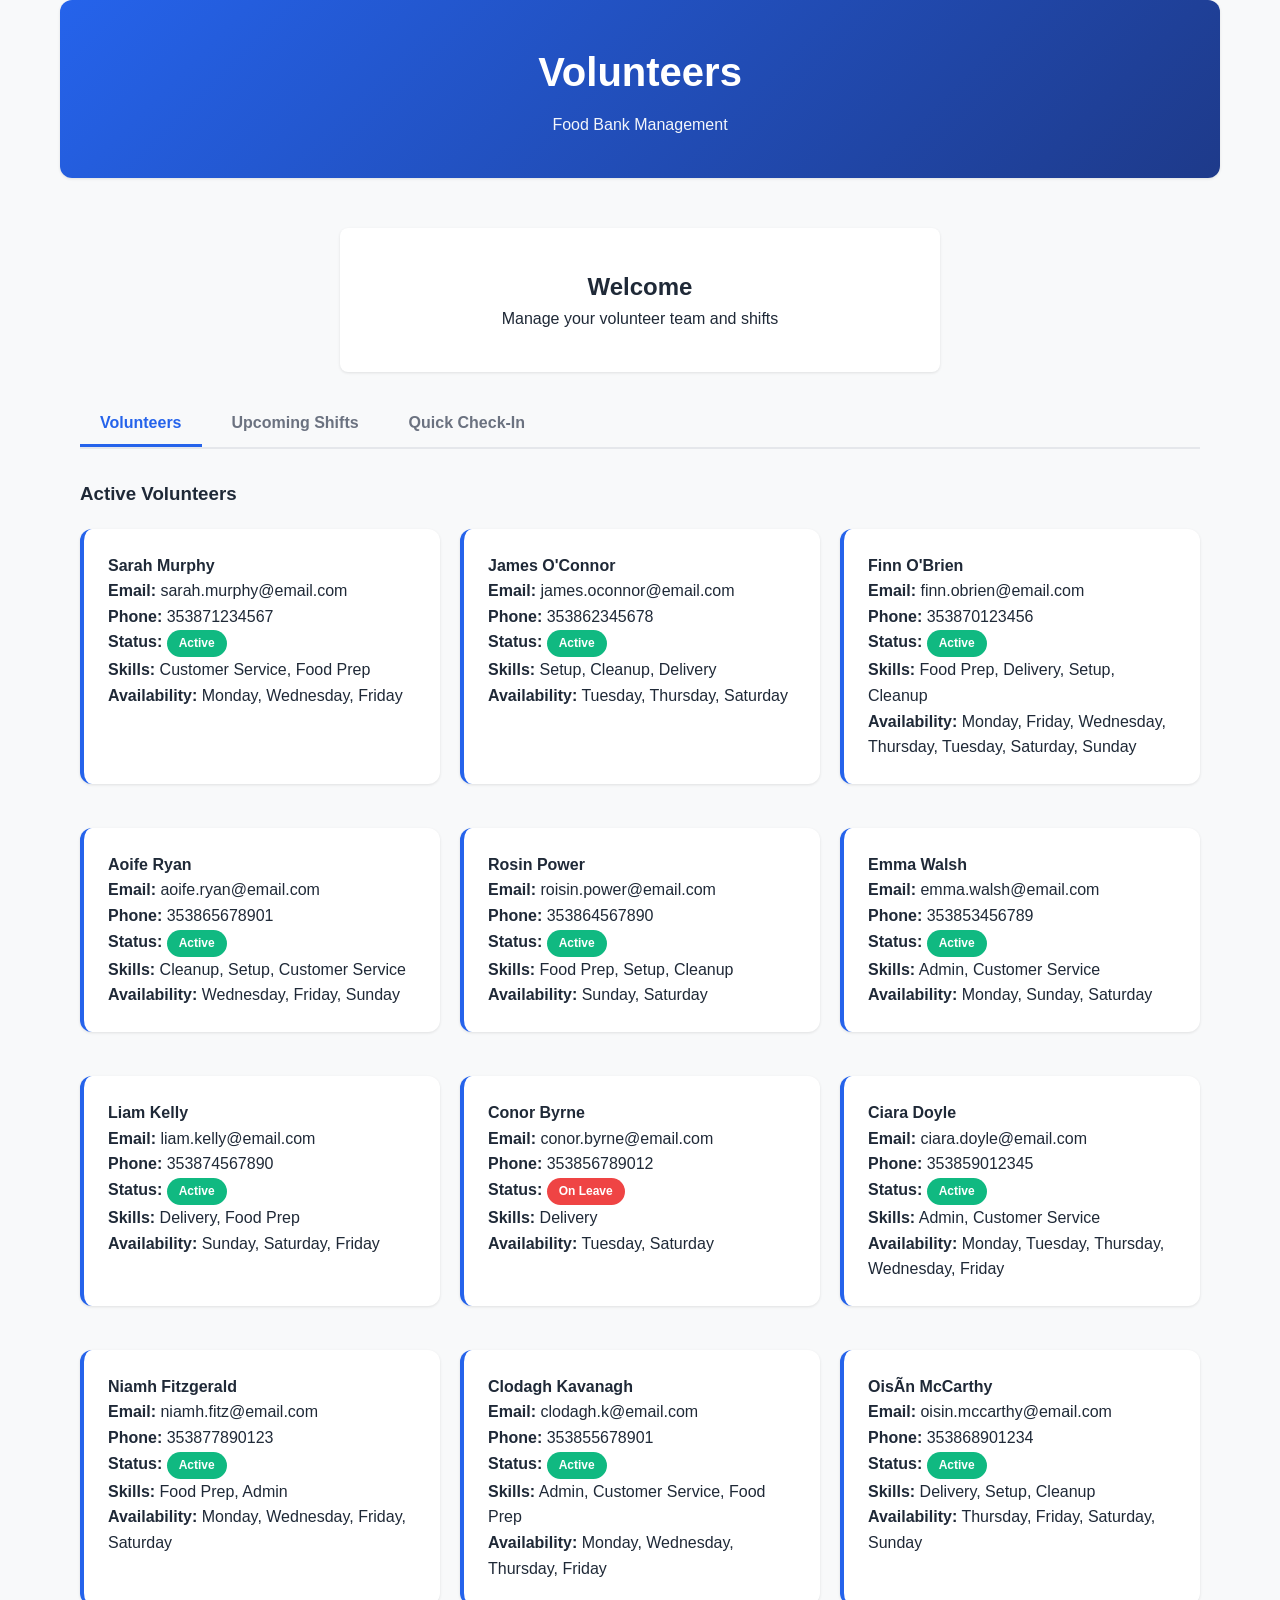
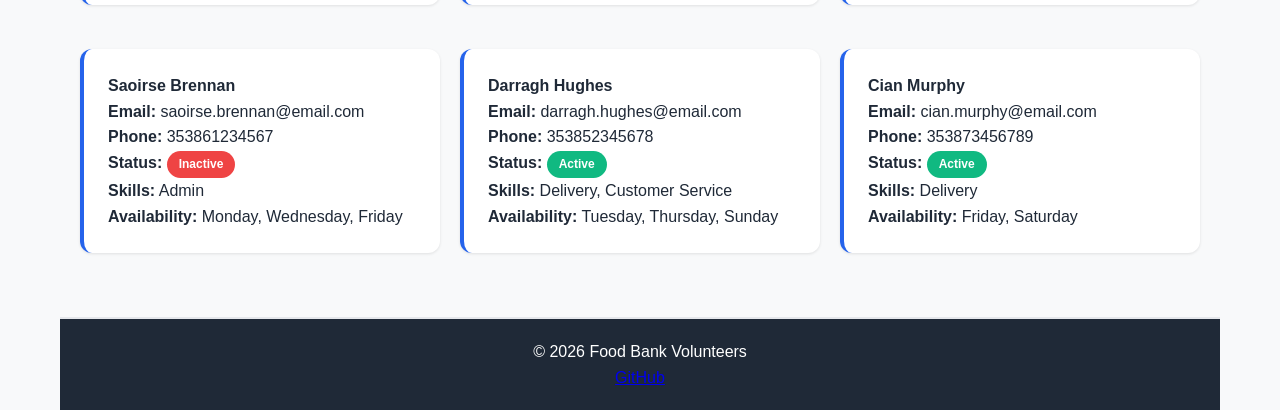
<file: docs/index.html>
<!DOCTYPE html>
<html lang="en">
<head>
    <meta charset="UTF-8">
    <meta name="viewport" content="width=device-width, initial-scale=1.0">
    <meta http-equiv="Content-Security-Policy" content="default-src 'self'; base-uri 'self'; object-src 'none'; frame-ancestors 'none'; form-action 'none'; script-src 'self'; style-src 'self' 'unsafe-inline'; img-src 'self' data:; connect-src 'self' https://*.functions.supabase.co https://*.supabase.co; upgrade-insecure-requests">
    <meta name="referrer" content="no-referrer">
    <title>Food Bank Volunteers</title>
    <link rel="stylesheet" href="./web/static/css/style.css">
</head>
<body>
    <div class="container">
        <header>
            <h1>Volunteers</h1>
            <p>Food Bank Management</p>
        </header>

        <main>
            <div class="welcome-section">
                <h2>Welcome</h2>
                <p>Manage your volunteer team and shifts</p>
            </div>

            <div class="tabs">
                <button class="tab-button active" data-tab="volunteers">Volunteers</button>
                <button class="tab-button" data-tab="shifts">Upcoming Shifts</button>
                <button class="tab-button" data-tab="checkin">Quick Check-In</button>
            </div>

            <div id="volunteers-tab" class="tab-content active">
                <h3>Active Volunteers</h3>
                <div id="volunteers-list" class="card-grid">
                    <div class="spinner"></div> Loading volunteers...
                </div>
            </div>

            <div id="shifts-tab" class="tab-content">
                <h3>Upcoming Shifts</h3>
                <div id="shifts-list" class="card-grid">
                    <div class="spinner"></div> Loading shifts...
                </div>
            </div>

            <div id="checkin-tab" class="tab-content">
                <h3>Check In</h3>
                <div class="card">
                    <p>Have a QR code? Enter your token to check in:</p>
                    <input type="text" id="token-input" class="input-field" placeholder="Enter token" style="width: 100%; max-width: 720px;">
                    <div style="margin-top: 12px;">
                        <a class="btn-primary" id="open-checkin-link" href="./check-in.html">Go to Check-In</a>
                    </div>
                </div>
            </div>
        </main>

        <footer>
            <p>&copy; 2026 Food Bank Volunteers</p>
            <p><a href="https://github.com/geki97/Volunteer-Shift-Management-System">GitHub</a></p>
        </footer>
    </div>

    <script src="./web/static/js/pages_config.js"></script>
    <script src="./web/static/js/pages_data.js"></script>
    <script src="./web/static/js/pages_home.js"></script>
</body>
</html>
</file>
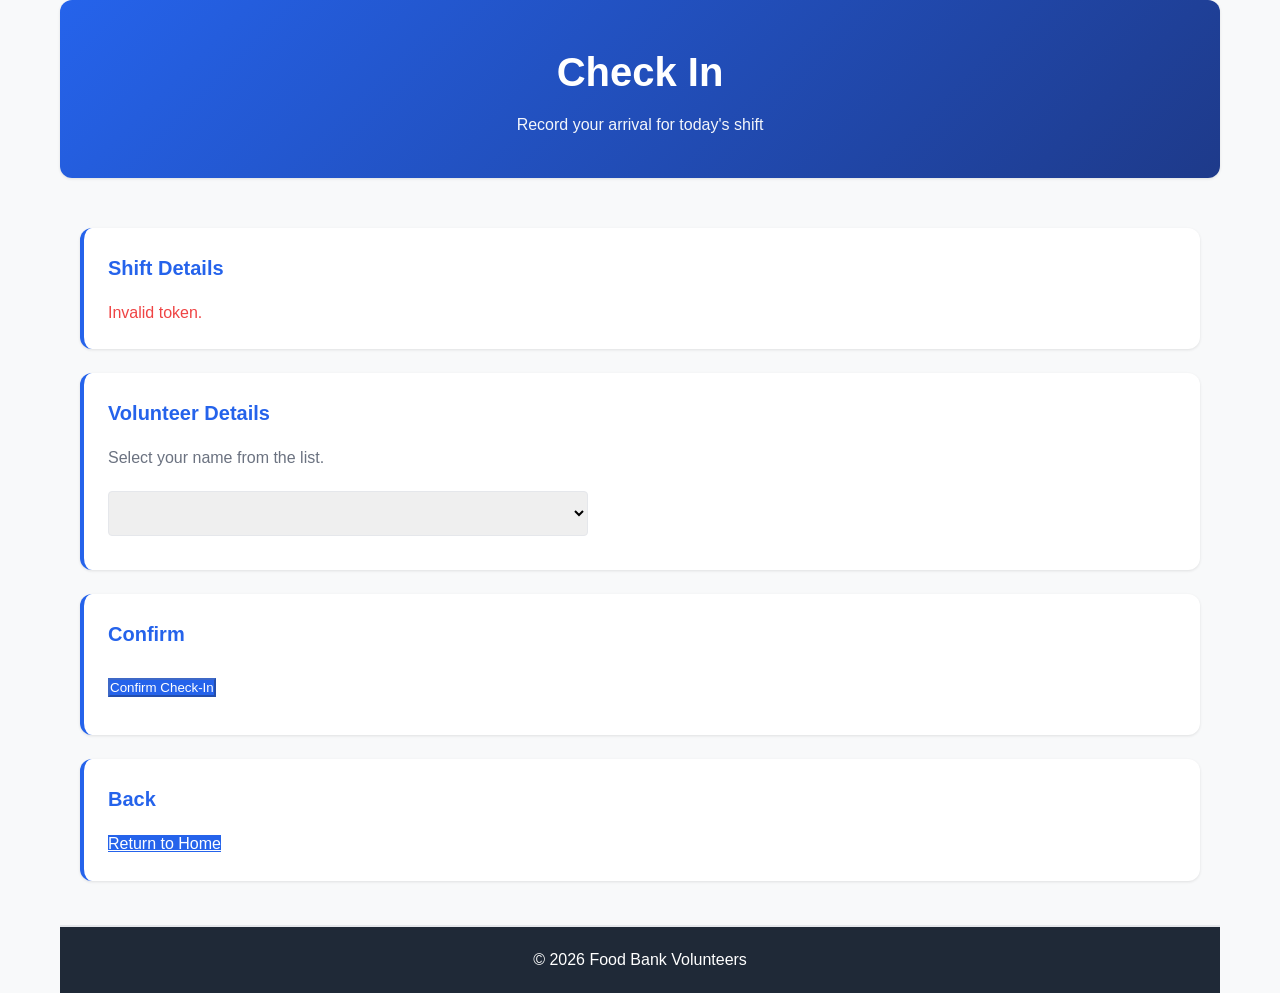
<file: docs/check-in.html>
<!DOCTYPE html>
<html lang="en">
<head>
    <meta charset="UTF-8" />
    <meta name="viewport" content="width=device-width, initial-scale=1.0" />
    <meta http-equiv="Content-Security-Policy" content="default-src 'self'; base-uri 'self'; object-src 'none'; frame-ancestors 'none'; form-action 'none'; script-src 'self'; style-src 'self' 'unsafe-inline'; img-src 'self' data:; connect-src 'self' https://*.functions.supabase.co https://*.supabase.co; upgrade-insecure-requests">
    <meta name="referrer" content="no-referrer">
    <title>Check In - Food Bank Volunteers</title>
    <link rel="stylesheet" href="./web/static/css/style.css" />
</head>
<body>
    <div class="container">
        <header>
            <h1>Check In</h1>
            <p>Record your arrival for today's shift</p>
        </header>

        <main>
            <div class="card">
                <h3>Shift Details</h3>
                <div id="shift-details">
                    <div class="spinner"></div> Loading...
                </div>
            </div>

            <div class="card">
                <h3>Volunteer Details</h3>
                <p id="volunteer-hint" style="color: var(--text-light); margin-bottom: 10px;">
                    Select your name from the list.
                </p>
                <select id="volunteer-select" class="input-field" style="width: 100%; max-width: 480px;"></select>
            </div>

            <div class="card">
                <h3>Confirm</h3>
                <button id="confirm-btn" class="btn-primary" style="margin-top: 12px;">Confirm Check-In</button>
                <div id="result" style="margin-top: 12px;"></div>
            </div>

            <div class="card">
                <h3>Back</h3>
                <a class="btn-primary" href="./index.html">Return to Home</a>
            </div>
        </main>

        <footer>
            <p>&copy; 2026 Food Bank Volunteers</p>
        </footer>
    </div>

    <script src="./web/static/js/pages_config.js"></script>
    <script src="./web/static/js/pages_data.js"></script>
    <script src="./web/static/js/pages_checkin.js"></script>
</body>
</html>
</file>
<file: docs/web/static/css/style.css>
/* Global Styles */
:root {
    --primary-color: #2563eb;
    --primary-dark: #1e40af;
    --secondary-color: #10b981;
    --danger-color: #ef4444;
    --warning-color: #f59e0b;
    --light-bg: #f9fafb;
    --border-color: #e5e7eb;
    --text-color: #1f2937;
    --text-light: #6b7280;
    --shadow: 0 1px 3px rgba(0,0,0,0.1);
}

* {
    margin: 0;
    padding: 0;
    box-sizing: border-box;
}

html {
    font-size: 16px;
}

body {
    font-family: -apple-system, BlinkMacSystemFont, 'Segoe UI', Roboto, 'Helvetica Neue', Arial, sans-serif;
    background-color: #f8f9fa;
    color: var(--text-color);
    line-height: 1.6;
}

/* Container */
.container {
    max-width: 1200px;
    margin: 0 auto;
    padding: 0 20px;
    display: flex;
    flex-direction: column;
    min-height: 100vh;
}

/* Header */
header {
    background: linear-gradient(135deg, var(--primary-color) 0%, #1e3a8a 100%);
    color: white;
    padding: 40px 20px;
    text-align: center;
    margin-bottom: 30px;
    border-radius: 12px;
    box-shadow: var(--shadow);
}

header h1 {
    font-size: 2.5rem;
    margin-bottom: 8px;
    font-weight: 700;
}

header p {
    font-size: 1rem;
    opacity: 0.95;
    font-weight: 500;
}

/* Main Content */
main {
    flex: 1;
    padding: 20px;
}

/* Cards */
.card {
    background: white;
    border-radius: 12px;
    padding: 24px;
    margin-bottom: 24px;
    box-shadow: var(--shadow);
    border-left: 4px solid var(--primary-color);
    transition: box-shadow 0.3s;
}

.card:hover {
    box-shadow: 0 4px 6px rgba(0,0,0,0.07);
}

.card h3 {
    color: var(--primary-color);
    margin-bottom: 16px;
    font-size: 1.25rem;
    font-weight: 600;
}

.card ol, .card ul {
    margin-left: 20px;
    line-height: 1.8;
}

.card li {
    margin-bottom: 8px;
}

/* Info Cards Grid */
.info-cards {
    display: grid;
    grid-template-columns: repeat(auto-fit, minmax(300px, 1fr));
    gap: 20px;
    margin: 20px 0;
}

/* Check-In Section */
.check-in-section {
    max-width: 600px;
    margin: 0 auto;
}

.shift-card {
    background: white;
    border-radius: 8px;
    padding: 25px;
    margin-bottom: 25px;
    box-shadow: var(--shadow);
    border-top: 5px solid var(--primary-color);
}

.shift-card h2 {
    color: var(--primary-color);
    margin-bottom: 20px;
    font-size: 1.8rem;
}

.shift-details {
    background: var(--light-bg);
    padding: 15px;
    border-radius: 6px;
    margin-bottom: 20px;
}

.detail {
    display: flex;
    justify-content: space-between;
    padding: 8px 0;
    border-bottom: 1px solid var(--border-color);
}

.detail:last-child {
    border-bottom: none;
}

.detail .label {
    font-weight: 600;
    color: var(--text-color);
}

.detail .value {
    color: var(--text-light);
}

/* Forms */
.check-in-form {
    background: white;
    border-radius: 8px;
    padding: 25px;
    box-shadow: var(--shadow);
}

.form-group {
    margin-bottom: 20px;
}

.form-group label {
    display: block;
    color: var(--text-color);
    font-weight: 600;
    margin-bottom: 8px;
}

.form-group input,
.form-group textarea,
.form-group select {
    width: 100%;
    padding: 12px;
    border: 2px solid var(--border-color);
    border-radius: 6px;
    font-size: 1rem;
    font-family: inherit;
    transition: border-color 0.3s;
}

.form-group input:focus,
.form-group textarea:focus,
.form-group select:focus {
    outline: none;
    border-color: var(--primary-color);
    box-shadow: 0 0 0 3px rgba(0, 102, 204, 0.1);
}

/* Volunteer Info Box */
.volunteer-info {
    background: #e8f5e9;
    border: 2px solid var(--secondary-color);
    border-radius: 6px;
    padding: 15px;
    margin: 15px 0;
    color: #2e7d32;
}

.volunteer-info p {
    margin: 5px 0;
    font-weight: 500;
}

/* Buttons */
.button-group {
    display: flex;
    gap: 10px;
    margin-top: 20px;
    flex-wrap: wrap;
}

.btn {
    padding: 12px 24px;
    border-radius: 8px;
    border: none;
    font-size: 1rem;
    font-weight: 600;
    cursor: pointer;
    text-decoration: none;
    display: inline-block;
    text-align: center;
    transition: all 0.2s;
}

.btn-primary {
    background: var(--primary-color);
    color: white;
}

.btn-primary:hover {
    background: var(--primary-dark);
    box-shadow: 0 4px 8px rgba(37, 99, 235, 0.3);
}

.btn-secondary {
    background: var(--light-bg);
    color: var(--text-color);
    border: 1px solid var(--border-color);
}

.btn-secondary:hover {
    background: var(--border-color);
}

.btn:disabled {
    opacity: 0.6;
    cursor: not-allowed;
    transform: none !important;
}

/* Messages */
.message {
    margin-top: 15px;
    padding: 15px;
    border-radius: 6px;
    display: none;
}

.message.show {
    display: block;
}

.message p {
    margin: 0;
}

.message .success {
    background: #d4edda;
    color: #155724;
    border: 1px solid #c3e6cb;
}

.message .error {
    background: #f8d7da;
    color: #721c24;
    border: 1px solid #f5c6cb;
}

/* Success Section */
.success-section,
.error-section,
.welcome-section {
    background: white;
    border-radius: 8px;
    padding: 40px;
    text-align: center;
    box-shadow: var(--shadow);
    max-width: 600px;
    margin: 0 auto;
}

.success-icon,
.error-icon {
    font-size: 4rem;
    margin-bottom: 20px;
}

.success-section h2,
.error-section h2 {
    color: var(--primary-color);
    margin: 20px 0;
    font-size: 2rem;
}

.next-steps,
.help-section {
    text-align: left;
    background: var(--light-bg);
    padding: 20px;
    border-radius: 6px;
    margin: 20px 0;
}

.next-steps h3,
.help-section h3 {
    color: var(--primary-color);
    margin-bottom: 15px;
}

.next-steps ul,
.help-section ul {
    list-style: none;
}

.next-steps li,
.help-section li {
    padding: 10px 0;
    border-bottom: 1px solid var(--border-color);
}

.next-steps li:last-child,
.help-section li:last-child {
    border-bottom: none;
}

/* Contact Info */
.contact-info {
    background: var(--light-bg);
    padding: 20px;
    border-radius: 6px;
    margin: 20px 0;
}

.contact-info h3 {
    color: var(--primary-color);
    margin-bottom: 10px;
}

.contact-info p {
    margin: 5px 0;
}

.contact-info strong {
    color: var(--primary-color);
    font-size: 1.1rem;
}



.spinner {
    display: inline-block;
    animation: spin 1s linear infinite;
}

@keyframes spin {
    from { transform: rotate(0deg); }
    to { transform: rotate(360deg); }
}

/* Special Instructions */
.special-instructions {
    background: #fff3cd;
    border-left: 4px solid var(--warning-color);
    padding: 20px;
    border-radius: 6px;
    margin: 20px 0;
}

.special-instructions h3 {
    color: #856404;
    margin-bottom: 10px;
}

.special-instructions p {
    color: #856404;
}

/* Footer */
footer {
    background: var(--text-color);
    color: white;
    text-align: center;
    padding: 20px;
    margin-top: auto;
    border-top: 2px solid var(--border-color);
}

footer p {
    margin: 0;
}

/* Responsive Design */
@media (max-width: 768px) {
    header {
        padding: 30px 15px;
    }

    header h1 {
        font-size: 2rem;
    }

    header p {
        font-size: 1rem;
    }

    .info-cards {
        grid-template-columns: 1fr;
    }

    .button-group {
        flex-direction: column;
    }

    .btn {
        width: 100%;
    }

    .success-section,
    .error-section,
    .welcome-section,
    .check-in-section {
        padding: 20px;
    }

    .success-icon,
    .error-icon {
        font-size: 3rem;
    }
}

@media (max-width: 480px) {
    html {
        font-size: 14px;
    }

    header {
        padding: 20px 10px;
    }

    header h1 {
        font-size: 1.5rem;
    }

    .card {
        padding: 15px;
    }

    .shift-card {
        padding: 15px;
    }

    .check-in-form {
        padding: 15px;
    }

    .detail {
        flex-direction: column;
    }

    .detail .label {
        margin-bottom: 5px;
    }
}

/* Loading State */
.loading {
    opacity: 0.6;
    pointer-events: none;
}

/* Tab Navigation */
.tabs {
    display: flex;
    gap: 10px;
    margin: 30px 0;
    border-bottom: 2px solid var(--border-color);
    flex-wrap: wrap;
}

.tab-button {
    background: none;
    border: none;
    padding: 12px 20px;
    font-size: 16px;
    font-weight: 600;
    color: var(--text-light);
    cursor: pointer;
    border-bottom: 3px solid transparent;
    transition: all 0.3s ease;
}

.tab-button:hover {
    color: var(--primary-color);
}

.tab-button.active {
    color: var(--primary-color);
    border-bottom-color: var(--primary-color);
}

.tab-content {
    display: none;
    animation: fadeIn 0.3s ease;
}

.tab-content.active {
    display: block;
}

@keyframes fadeIn {
    from { opacity: 0; }
    to { opacity: 1; }
}

/* Card Grid */
.card-grid {
    display: grid;
    grid-template-columns: repeat(auto-fill, minmax(300px, 1fr));
    gap: 20px;
    margin: 20px 0;
}

.status-badge {
    display: inline-block;
    padding: 4px 12px;
    border-radius: 20px;
    font-size: 12px;
    font-weight: 600;
    background-color: var(--secondary-color);
    color: white;
}

.status-badge.inactive {
    background-color: var(--danger-color);
}

.input-field {
    width: 100%;
    padding: 12px;
    margin: 10px 0;
    border: 1px solid var(--border-color);
    border-radius: 4px;
    font-size: 16px;
}

.input-field:focus {
    outline: none;
    border-color: var(--primary-color);
    box-shadow: 0 0 0 3px rgba(0, 102, 204, 0.1);
}

/* Print Styles */
@media print {
    body {
        background: white;
    }

    header {
        background: var(--primary-color);
    }

    .button-group {
        display: none;
    }
}
</file>
